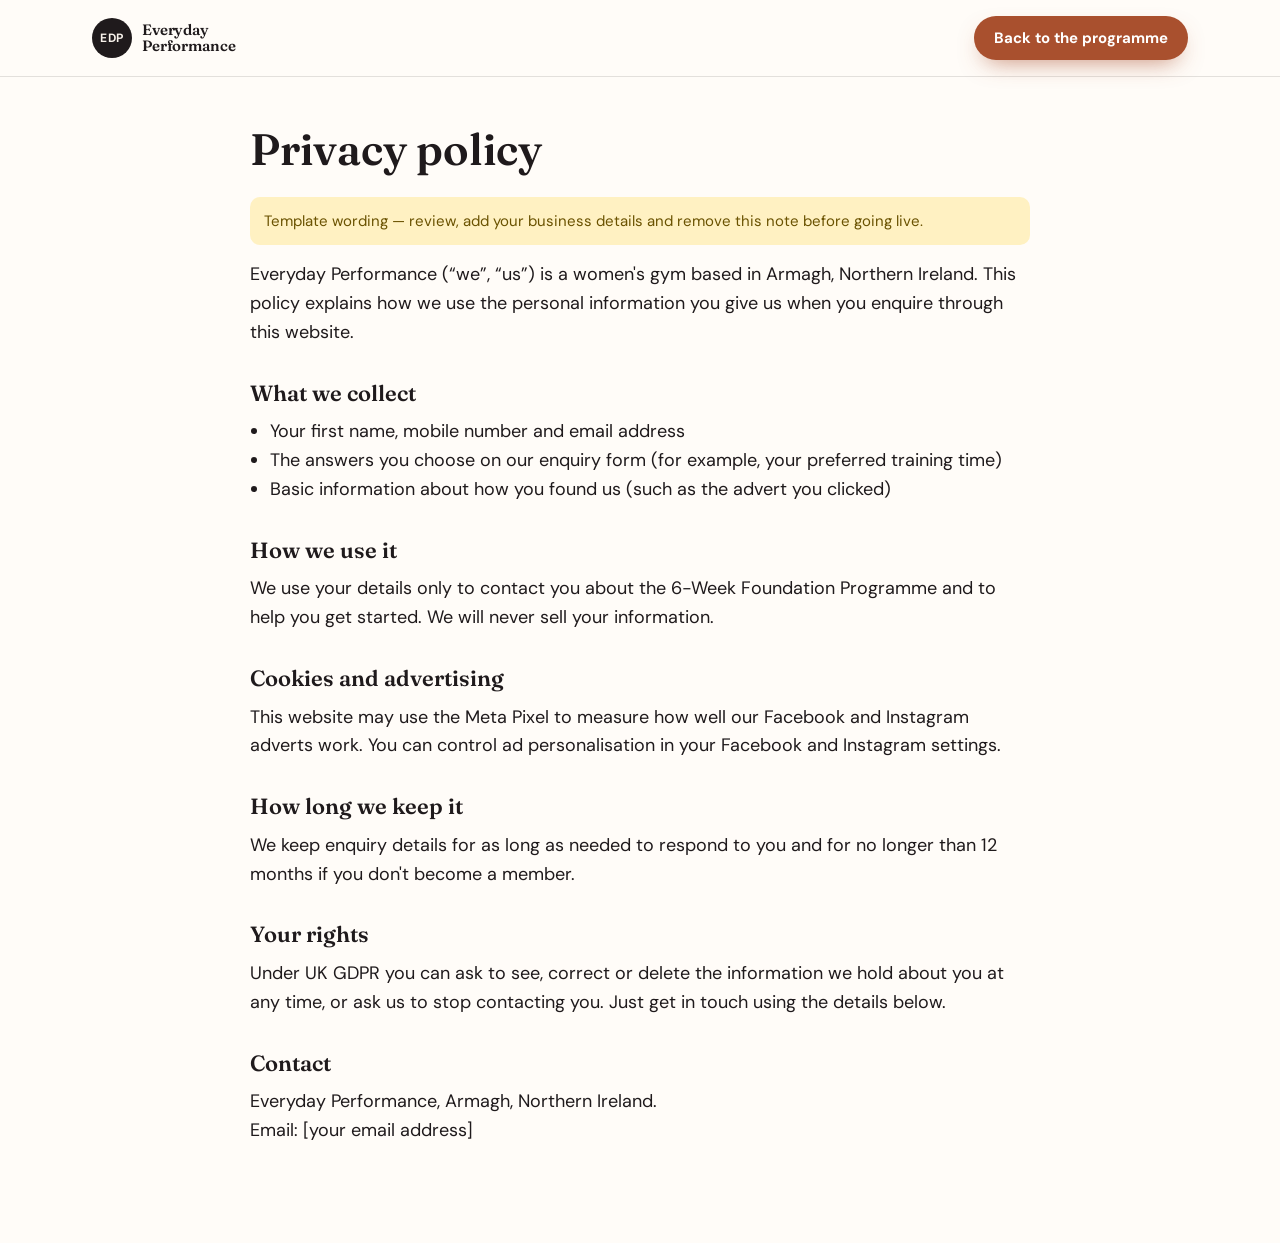
<file: privacy.html>
<!doctype html>
<html lang="en-GB">
<head>
  <meta charset="utf-8">
  <meta name="viewport" content="width=device-width, initial-scale=1">
  <title>Privacy policy | Everyday Performance</title>
  <meta name="robots" content="noindex">
  <link rel="preconnect" href="https://fonts.googleapis.com">
  <link rel="preconnect" href="https://fonts.gstatic.com" crossorigin>
  <link href="https://fonts.googleapis.com/css2?family=Fraunces:opsz,wght@9..144,600&family=DM+Sans:wght@400;600;700&display=swap" rel="stylesheet">
  <link rel="stylesheet" href="styles.css">
  <style>
    body { padding-bottom: 0; }
    .policy { padding: 48px 0 80px; }
    .policy h1 { font: 600 clamp(32px, 7vw, 44px)/1.1 var(--font-display); margin-bottom: 24px; }
    .policy h2 { font: 600 22px/1.3 var(--font-display); margin: 32px 0 10px; }
    .policy ul { padding-left: 20px; margin-bottom: 1em; }
    .policy .note { background: #FFF1C2; color: #6A5200; padding: 12px 14px; border-radius: 10px; font-size: 15px; }
  </style>
</head>
<body>
  <header class="site-header">
    <div class="container site-header__inner">
      <a class="logo" href="index.html"><span class="logo__mark" aria-hidden="true">EDP</span><span class="logo__text">Everyday<br>Performance</span></a>
      <a class="btn btn--sm btn--primary" href="index.html#enquire">Back to the programme</a>
    </div>
  </header>
  <main class="container narrow policy">
    <h1>Privacy policy</h1>
    <!-- EDIT: have this reviewed and completed before launch. -->
    <p class="note">Template wording &mdash; review, add your business details and remove this note before going live.</p>

    <p>Everyday Performance (&ldquo;we&rdquo;, &ldquo;us&rdquo;) is a women's gym based in Armagh, Northern Ireland. This policy explains how we use the personal information you give us when you enquire through this website.</p>

    <h2>What we collect</h2>
    <ul>
      <li>Your first name, mobile number and email address</li>
      <li>The answers you choose on our enquiry form (for example, your preferred training time)</li>
      <li>Basic information about how you found us (such as the advert you clicked)</li>
    </ul>

    <h2>How we use it</h2>
    <p>We use your details only to contact you about the 6-Week Foundation Programme and to help you get started. We will never sell your information.</p>

    <h2>Cookies and advertising</h2>
    <p>This website may use the Meta Pixel to measure how well our Facebook and Instagram adverts work. You can control ad personalisation in your Facebook and Instagram settings.</p>

    <h2>How long we keep it</h2>
    <p>We keep enquiry details for as long as needed to respond to you and for no longer than 12 months if you don't become a member.</p>

    <h2>Your rights</h2>
    <p>Under UK GDPR you can ask to see, correct or delete the information we hold about you at any time, or ask us to stop contacting you. Just get in touch using the details below.</p>

    <h2>Contact</h2>
    <p>Everyday Performance, Armagh, Northern Ireland.<br>Email: <!-- EDIT --> [your email address]</p>
  </main>
</body>
</html>
</file>
<file: styles.css>
/* =========================================================
   Everyday Performance — 6-Week Foundation Programme
   Mobile-first landing page styles
   ========================================================= */

:root {
  --ink: #1F1A1C;
  --ink-2: #3A3236;
  --muted: #6B6064;
  --cream: #F7F1EA;
  --paper: #FFFCF8;
  --blush: #F1DED3;
  --clay: #A9502E;        /* primary CTA — passes AA with white text */
  --clay-dark: #8C4024;
  --clay-soft: #E7B79F;
  --sage: #56634F;
  --sage-soft: #DCE3D5;
  --line: rgba(31, 26, 28, .12);

  --radius: 18px;
  --radius-sm: 12px;
  --shadow: 0 18px 40px -18px rgba(31, 26, 28, .35);
  --shadow-sm: 0 6px 18px -8px rgba(31, 26, 28, .25);

  --font-display: "Fraunces", Georgia, "Times New Roman", serif;
  --font-body: "DM Sans", system-ui, -apple-system, "Segoe UI", Roboto, sans-serif;

  --gutter: 20px;
  --section-y: 64px;
}

*, *::before, *::after { box-sizing: border-box; }

html { scroll-behavior: smooth; -webkit-text-size-adjust: 100%; }
@media (prefers-reduced-motion: reduce) { html { scroll-behavior: auto; } }

body {
  margin: 0;
  font-family: var(--font-body);
  font-size: 17px;
  line-height: 1.6;
  color: var(--ink);
  background: var(--paper);
  -webkit-font-smoothing: antialiased;
  text-rendering: optimizeLegibility;
  padding-bottom: 76px; /* room for sticky CTA on mobile */
}

img { max-width: 100%; display: block; }
a { color: inherit; }
h1, h2, h3 { margin: 0; }
p { margin: 0 0 1em; }
ul, ol { margin: 0; padding: 0; }
[hidden] { display: none !important; }

.skip-link {
  position: absolute; left: -9999px; top: 8px; z-index: 100;
  background: var(--ink); color: #fff; padding: 10px 16px; border-radius: 8px;
}
.skip-link:focus { left: 8px; }

:focus-visible { outline: 3px solid var(--clay); outline-offset: 3px; border-radius: 6px; }

.container { width: 100%; max-width: 1160px; margin: 0 auto; padding: 0 var(--gutter); }
.narrow { max-width: 780px; }
.center { text-align: center; }

/* ---------- Type ---------- */
.eyebrow {
  font-size: 13px; font-weight: 700; letter-spacing: .12em; text-transform: uppercase;
  color: var(--clay); margin-bottom: 14px;
}
.eyebrow--center { text-align: center; }
.eyebrow--light { color: var(--clay-soft); }

.h2 {
  font-family: var(--font-display);
  font-weight: 600;
  font-size: clamp(28px, 7vw, 44px);
  line-height: 1.12;
  letter-spacing: -.01em;
  margin-bottom: 18px;
}
.h2 em, .hero__title em { font-style: italic; color: var(--clay); }
.section--ink .h2 em, .section--sage .h2 em { color: var(--clay-soft); }

.lede { font-size: 18px; color: var(--ink-2); }
.section--ink .lede { color: rgba(255,255,255,.8); }

.microcopy { font-size: 14px; color: var(--muted); margin: 10px 0 0; }

/* ---------- Buttons ---------- */
.btn {
  --bg: var(--ink); --fg: #fff;
  display: inline-flex; align-items: center; justify-content: center; gap: 10px;
  min-height: 48px; padding: 12px 22px;
  border: 0; border-radius: 999px;
  background: var(--bg); color: var(--fg);
  font: 700 16px/1.2 var(--font-body);
  text-decoration: none; text-align: center; cursor: pointer;
  transition: transform .15s ease, background-color .15s ease, box-shadow .15s ease;
  -webkit-tap-highlight-color: transparent;
}
.btn:hover { transform: translateY(-1px); }
.btn:active { transform: translateY(1px); }
.btn--primary { --bg: var(--clay); box-shadow: 0 10px 24px -10px rgba(169, 80, 46, .7); }
.btn--primary:hover { --bg: var(--clay-dark); }
.btn--lg { min-height: 58px; padding: 16px 28px; font-size: 17px; }
.btn--sm { min-height: 40px; padding: 8px 16px; font-size: 14px; }
.btn--block { display: flex; width: 100%; }

/* ---------- Announcement + header ---------- */
.announce {
  display: flex; align-items: center; justify-content: center; gap: 10px;
  background: var(--ink); color: #F3E9E1;
  font-size: 13px; padding: 9px 16px; text-align: center; line-height: 1.35;
}
.announce strong { color: #fff; }
.announce__dot {
  flex: none; width: 8px; height: 8px; border-radius: 50%; background: #E9875F;
  box-shadow: 0 0 0 0 rgba(233,135,95,.7); animation: pulse 2s infinite;
}
@keyframes pulse {
  70% { box-shadow: 0 0 0 8px rgba(233,135,95,0); }
  100% { box-shadow: 0 0 0 0 rgba(233,135,95,0); }
}
@media (prefers-reduced-motion: reduce) { .announce__dot { animation: none; } }

.site-header {
  position: sticky; top: 0; z-index: 50;
  background: rgba(255, 252, 248, .92);
  -webkit-backdrop-filter: saturate(1.4) blur(10px);
  backdrop-filter: saturate(1.4) blur(10px);
  border-bottom: 1px solid var(--line);
}
.site-header__inner { display: flex; align-items: center; justify-content: space-between; height: 64px; }

.logo { display: inline-flex; align-items: center; gap: 10px; text-decoration: none; margin: 0; }
.logo__mark {
  display: grid; place-items: center; width: 40px; height: 40px; border-radius: 50%;
  background: var(--ink); color: var(--cream);
  font: 700 12px/1 var(--font-body); letter-spacing: .08em;
}
.logo__text { font: 600 15px/1.05 var(--font-display); letter-spacing: -.01em; }

/* ---------- Hero ---------- */
.hero {
  position: relative; overflow: hidden;
  background:
    radial-gradient(120% 70% at 100% 0%, var(--blush) 0%, transparent 60%),
    var(--paper);
  padding: 36px 0 48px;
}
.hero__grid { display: grid; gap: 36px; }
.hero__title {
  font-family: var(--font-display);
  font-weight: 600;
  font-size: clamp(36px, 10vw, 64px);
  line-height: 1.04;
  letter-spacing: -.02em;
  margin-bottom: 18px;
}
.hero__lede { font-size: 18px; color: var(--ink-2); margin-bottom: 20px; }
.hero__points { list-style: none; display: grid; gap: 10px; margin-bottom: 28px; }
.hero__points li { display: flex; gap: 10px; align-items: flex-start; font-weight: 500; }
.hero__points svg, .form-reassure svg {
  flex: none; width: 22px; height: 22px; padding: 3px; margin-top: 2px;
  border-radius: 50%; background: var(--sage-soft);
  fill: none; stroke: var(--sage); stroke-width: 2.4; stroke-linecap: round; stroke-linejoin: round;
}
.hero__cta .btn { width: 100%; }

.hero__media { position: relative; }
.hero__badge {
  position: absolute; left: 14px; bottom: -18px;
  display: flex; align-items: center; gap: 12px;
  background: #fff; border-radius: 16px; padding: 12px 16px 12px 12px; box-shadow: var(--shadow);
}
.hero__badge-num {
  display: grid; place-items: center; width: 48px; height: 48px; border-radius: 12px;
  background: var(--clay); color: #fff; font: 700 26px/1 var(--font-display);
}
.hero__badge-text { font-size: 14px; font-weight: 600; line-height: 1.25; }
.hero__badge-text em { font-family: var(--font-display); color: var(--clay); }

/* ---------- Photo slots (show real image if present, designed fallback if not) ---------- */
.photo {
  position: relative; overflow: hidden; border-radius: var(--radius);
  background: var(--blush);
  box-shadow: var(--shadow);
}
.photo--hero { aspect-ratio: 4 / 3; width: 100%; }
.photo--square { aspect-ratio: 1 / 1; }
.photo--portrait { aspect-ratio: 4 / 5; }
.photo__fallback {
  position: absolute; inset: 0; z-index: -1;
  background:
    radial-gradient(60% 50% at 30% 30%, rgba(255,255,255,.55), transparent 70%),
    linear-gradient(160deg, #EBC8B5 0%, #D99877 55%, #A9502E 100%);
}
.photo__fallback--sage { background: radial-gradient(60% 50% at 70% 30%, rgba(255,255,255,.5), transparent 70%), linear-gradient(160deg, #E4E9DF, #9AAA90 60%, #56634F); }
.photo__fallback--clay { background: radial-gradient(60% 50% at 30% 25%, rgba(255,255,255,.45), transparent 70%), linear-gradient(170deg, #F1DED3, #C9805D 65%, #8C4024); }
.photo__ring {
  position: absolute; width: 70%; aspect-ratio: 1; border-radius: 50%;
  border: 1.5px solid rgba(255,255,255,.55); right: -18%; bottom: -12%;
}
.photo__ring--2 { width: 46%; left: -10%; top: 8%; right: auto; bottom: auto; border-color: rgba(255,255,255,.4); }
/* Keep fallback behind the background image: the photo creates the stacking context */
.photo { isolation: isolate; }
.photo::before { content: ""; position: absolute; inset: 0; background: var(--img, none) center / cover no-repeat; z-index: 0; }

/* ---------- Trust strip ---------- */
.trust { background: var(--ink); color: #fff; padding: 20px 0; }
.trust__row { display: grid; grid-template-columns: repeat(2, 1fr); gap: 14px 10px; }
.trust__item { text-align: center; line-height: 1.25; }
.trust__item strong { display: block; font: 600 19px/1.2 var(--font-display); color: var(--clay-soft); }
.trust__item span { font-size: 13px; color: rgba(255,255,255,.75); }

/* ---------- Sections ---------- */
.section { padding: var(--section-y) 0; }
.section--cream { background: var(--cream); }
.section--blush { background: var(--blush); }
.section--ink { background: var(--ink); color: #fff; }
.section--sage { background: var(--sage); color: #fff; }
.section-head { margin-bottom: 32px; max-width: 680px; }
.section-head--center { margin-left: auto; margin-right: auto; text-align: center; }

/* Checklist */
.checklist { list-style: none; display: grid; gap: 12px; margin: 28px 0; }
.checklist li {
  position: relative; background: #fff; border-radius: var(--radius-sm);
  padding: 16px 16px 16px 52px; box-shadow: var(--shadow-sm); font-weight: 500;
}
.checklist li::before {
  content: ""; position: absolute; left: 16px; top: 17px; width: 22px; height: 22px; border-radius: 50%;
  background: var(--clay) url("data:image/svg+xml,%3Csvg xmlns='http://www.w3.org/2000/svg' viewBox='0 0 20 20' fill='none' stroke='white' stroke-width='2.6' stroke-linecap='round' stroke-linejoin='round'%3E%3Cpath d='M5 10.5l3.5 3.5L15 7'/%3E%3C/svg%3E") center / 16px no-repeat;
}
.callout {
  font-family: var(--font-display); font-size: 21px; line-height: 1.4; text-align: center;
  margin: 0; color: var(--ink-2);
}
.callout strong { color: var(--clay); font-weight: 600; }

/* Reframe */
.reframe { display: grid; gap: 14px; margin-top: 32px; }
.reframe__col { border-radius: var(--radius); padding: 22px; }
.reframe__col h3 { font: 600 21px/1.2 var(--font-display); margin-bottom: 12px; }
.reframe__col ul { list-style: none; display: grid; gap: 9px; }
.reframe__col li { position: relative; padding-left: 28px; }
.reframe__col li::before { position: absolute; left: 0; top: 0; font-weight: 700; }
.reframe__col--old { background: rgba(255,255,255,.06); border: 1px solid rgba(255,255,255,.14); color: rgba(255,255,255,.7); }
.reframe__col--old li::before { content: "\2715"; color: rgba(255,255,255,.45); }
.reframe__col--new { background: var(--paper); color: var(--ink); }
.reframe__col--new h3 { color: var(--clay); }
.reframe__col--new li::before { content: "\2713"; color: var(--sage); }

/* Features */
.features { display: grid; gap: 16px; }
.feature {
  background: #fff; border: 1px solid var(--line); border-radius: var(--radius); padding: 24px;
}
.feature__icon {
  width: 52px; height: 52px; border-radius: 14px; background: var(--blush); display: grid; place-items: center; margin-bottom: 16px;
}
.feature__icon svg { width: 28px; height: 28px; fill: none; stroke: var(--clay); stroke-width: 2; stroke-linecap: round; stroke-linejoin: round; }
.feature h3 { font: 600 20px/1.25 var(--font-display); margin-bottom: 8px; }
.feature p { margin: 0; color: var(--ink-2); font-size: 16px; }
.inline-cta { margin-top: 36px; text-align: center; }
.inline-cta .btn { width: 100%; max-width: 420px; }

/* Journey */
.journey { list-style: none; display: grid; gap: 14px; counter-reset: step; }
.journey__step {
  position: relative; background: var(--paper); border-radius: var(--radius); padding: 24px 24px 24px 24px;
  box-shadow: var(--shadow-sm);
}
.journey__weeks {
  display: inline-block; font-size: 13px; font-weight: 700; letter-spacing: .08em; text-transform: uppercase;
  color: #fff; background: var(--ink); padding: 5px 12px; border-radius: 999px; margin-bottom: 14px;
}
.journey__step h3 { font: 600 24px/1.2 var(--font-display); margin-bottom: 8px; }
.journey__step p { margin: 0; color: var(--ink-2); }

/* Outcomes */
.outcomes { display: grid; gap: 36px; align-items: center; }
.outcome-list { list-style: none; display: grid; gap: 14px; margin: 8px 0 28px; }
.outcome-list li { position: relative; padding-left: 34px; color: var(--ink-2); }
.outcome-list li::before {
  content: ""; position: absolute; left: 0; top: 4px; width: 20px; height: 20px; border-radius: 6px;
  background: var(--sage-soft) url("data:image/svg+xml,%3Csvg xmlns='http://www.w3.org/2000/svg' viewBox='0 0 20 20' fill='none' stroke='%2356634F' stroke-width='2.6' stroke-linecap='round' stroke-linejoin='round'%3E%3Cpath d='M5 10.5l3.5 3.5L15 7'/%3E%3C/svg%3E") center / 15px no-repeat;
}
.outcome-list strong { color: var(--ink); }
.pullquote {
  margin: 0; padding: 20px 22px; border-left: 4px solid var(--clay); background: var(--cream);
  border-radius: 0 var(--radius-sm) var(--radius-sm) 0;
  font: italic 500 21px/1.35 var(--font-display); color: var(--ink);
}

/* Testimonials */
.testimonials { display: grid; gap: 16px; }
.tcard {
  position: relative; margin: 0; background: #fff; border-radius: var(--radius); padding: 24px; box-shadow: var(--shadow-sm);
  display: flex; flex-direction: column;
}
.tcard__stars { color: #D9893F; letter-spacing: 3px; font-size: 17px; margin-bottom: 10px; }
.tcard blockquote { margin: 0 0 20px; font-size: 17px; color: var(--ink-2); flex: 1; }
.tcard figcaption { display: flex; align-items: center; gap: 12px; font-size: 14px; color: var(--muted); line-height: 1.35; }
.tcard figcaption strong { color: var(--ink); font-size: 15px; }
.tcard__avatar {
  flex: none; width: 44px; height: 44px; border-radius: 50%; display: grid; place-items: center;
  background: var(--sage-soft); color: var(--sage); font: 700 18px/1 var(--font-display);
}
/* Visible label while placeholder quotes are in use — remove .is-sample once real reviews are added */
.testimonials.is-sample .tcard::before {
  content: "Sample \2014 replace with real review"; align-self: flex-start; margin-bottom: 12px;
  font-size: 11px; font-weight: 700; letter-spacing: .04em; text-transform: uppercase;
  background: #FFF1C2; color: #6A5200; padding: 3px 8px; border-radius: 6px;
}

/* Fit */
.fit { display: grid; gap: 18px; }
.fit__list { list-style: none; display: grid; gap: 12px; }
.fit__list li { position: relative; padding-left: 36px; font-weight: 500; }
.fit__list li::before {
  content: ""; position: absolute; left: 0; top: 2px; width: 24px; height: 24px; border-radius: 50%;
}
.fit__list--yes li::before {
  background: var(--sage) url("data:image/svg+xml,%3Csvg xmlns='http://www.w3.org/2000/svg' viewBox='0 0 20 20' fill='none' stroke='white' stroke-width='2.6' stroke-linecap='round' stroke-linejoin='round'%3E%3Cpath d='M5 10.5l3.5 3.5L15 7'/%3E%3C/svg%3E") center / 16px no-repeat;
}
.fit__list--no li { color: var(--muted); }
.fit__list--no li::before {
  background: #E9E2DD url("data:image/svg+xml,%3Csvg xmlns='http://www.w3.org/2000/svg' viewBox='0 0 20 20' fill='none' stroke='%236B6064' stroke-width='2.4' stroke-linecap='round'%3E%3Cpath d='M6.5 6.5l7 7M13.5 6.5l-7 7'/%3E%3C/svg%3E") center / 15px no-repeat;
}
.fit__not { background: var(--cream); border-radius: var(--radius); padding: 22px; }
.fit__not h3 { font: 600 19px/1.3 var(--font-display); margin-bottom: 12px; }

/* Coach */
.coach { display: grid; gap: 32px; align-items: center; }
.coach__copy p { color: rgba(255,255,255,.88); }
.coach__tags { list-style: none; display: flex; flex-wrap: wrap; gap: 8px; margin-top: 18px; }
.coach__tags li {
  font-size: 14px; font-weight: 600; padding: 7px 14px; border-radius: 999px;
  background: rgba(255,255,255,.14); border: 1px solid rgba(255,255,255,.25);
}

/* Offer */
.offer {
  position: relative; background: #fff; border-radius: 24px; padding: 40px 22px 28px;
  box-shadow: var(--shadow); border: 2px solid var(--clay);
}
.offer__flag {
  position: absolute; top: 0; left: 50%; transform: translate(-50%, -50%); margin: 0; white-space: nowrap;
  background: var(--clay); color: #fff; font-size: 12px; font-weight: 700; letter-spacing: .1em; text-transform: uppercase;
  padding: 7px 14px; border-radius: 999px;
}
.offer__sub { color: var(--ink-2); }
.offer__list { list-style: none; display: grid; gap: 10px; margin: 24px 0; padding: 20px; background: var(--cream); border-radius: var(--radius-sm); }
.offer__list li { position: relative; padding-left: 32px; font-weight: 500; }
.offer__list li::before {
  content: ""; position: absolute; left: 0; top: 3px; width: 22px; height: 22px; border-radius: 50%;
  background: var(--clay) url("data:image/svg+xml,%3Csvg xmlns='http://www.w3.org/2000/svg' viewBox='0 0 20 20' fill='none' stroke='white' stroke-width='2.6' stroke-linecap='round' stroke-linejoin='round'%3E%3Cpath d='M5 10.5l3.5 3.5L15 7'/%3E%3C/svg%3E") center / 15px no-repeat;
}
.offer__price { display: flex; flex-direction: column; align-items: center; margin-bottom: 20px; }
.offer__amount { font: 700 52px/1 var(--font-display); letter-spacing: -.02em; }
.offer__per { color: var(--muted); font-size: 15px; margin-top: 6px; }

/* Form */
.form-wrap { display: grid; gap: 32px; }
.form-intro p { color: rgba(255,255,255,.82); }
.steps { list-style: none; display: grid; gap: 12px; margin-top: 22px; }
.steps li { display: flex; align-items: center; gap: 12px; font-weight: 500; }
.steps span {
  flex: none; width: 32px; height: 32px; border-radius: 50%; display: grid; place-items: center;
  background: var(--clay); color: #fff; font-weight: 700; font-size: 15px;
}

.lead-form {
  background: var(--paper); color: var(--ink); border-radius: 22px; padding: 24px 20px; box-shadow: 0 30px 60px -30px rgba(0,0,0,.6);
}
.field { margin: 0 0 16px; border: 0; padding: 0; min-width: 0; }
.field label, .field legend { display: block; font-weight: 600; font-size: 15px; margin-bottom: 6px; padding: 0; }
.optional { font-weight: 400; color: var(--muted); }
.field input, .field select {
  width: 100%; min-height: 52px; padding: 12px 14px;
  font: 400 17px/1.3 var(--font-body); color: var(--ink);
  background: #fff; border: 1.5px solid #D6CCC6; border-radius: var(--radius-sm);
  transition: border-color .15s, box-shadow .15s;
  -webkit-appearance: none; appearance: none;
}
.field select {
  background: #fff url("data:image/svg+xml,%3Csvg xmlns='http://www.w3.org/2000/svg' viewBox='0 0 20 20' fill='none' stroke='%231F1A1C' stroke-width='2' stroke-linecap='round' stroke-linejoin='round'%3E%3Cpath d='M5 8l5 5 5-5'/%3E%3C/svg%3E") right 14px center / 18px no-repeat;
  padding-right: 42px;
}
.field input:focus, .field select:focus { outline: none; border-color: var(--clay); box-shadow: 0 0 0 4px rgba(169,80,46,.15); }
.field input[aria-invalid="true"] { border-color: #B3261E; }
.field__error { color: #B3261E; font-size: 14px; margin: 6px 0 0; min-height: 0; }
.field__error:empty { display: none; }

.choices { display: grid; gap: 8px; }
.choice { position: relative; display: block; cursor: pointer; margin: 0; }
.choice input { position: absolute; opacity: 0; width: 1px; height: 1px; }
.choice span {
  display: flex; align-items: center; gap: 12px; min-height: 50px; padding: 12px 14px;
  background: #fff; border: 1.5px solid #D6CCC6; border-radius: var(--radius-sm); font-weight: 500; font-size: 16px;
  transition: border-color .15s, background-color .15s;
}
.choice span::before {
  content: ""; flex: none; width: 20px; height: 20px; border-radius: 50%; border: 2px solid #C1B5AE; background: #fff;
  transition: border-color .15s, box-shadow .15s;
}
.choice input:checked + span { border-color: var(--clay); background: #FBF0EA; }
.choice input:checked + span::before { border-color: var(--clay); box-shadow: inset 0 0 0 4px #fff; background: var(--clay); }
.choice input:focus-visible + span { box-shadow: 0 0 0 4px rgba(169,80,46,.25); }

.consent { display: flex; gap: 12px; align-items: flex-start; font-size: 14px; color: var(--ink-2); line-height: 1.45; margin: 6px 0 4px; cursor: pointer; }
.consent input { flex: none; width: 22px; height: 22px; margin: 1px 0 0; accent-color: var(--clay); }
.consent a { color: var(--clay); }
#f-consent-err { margin-bottom: 8px; }

.hp { position: absolute; left: -9999px; width: 1px; height: 1px; overflow: hidden; }

.lead-form button[type="submit"] { margin-top: 18px; }
.btn__spinner { display: none; width: 20px; height: 20px; border-radius: 50%; border: 2.5px solid rgba(255,255,255,.4); border-top-color: #fff; animation: spin .8s linear infinite; }
.is-loading .btn__spinner { display: inline-block; }
.is-loading button[type="submit"] { pointer-events: none; opacity: .85; }
@keyframes spin { to { transform: rotate(360deg); } }

.form-reassure { display: flex; align-items: center; justify-content: center; gap: 8px; font-size: 14px; color: var(--muted); margin: 14px 0 0; }
.form-reassure svg { margin: 0; }
.form-error { color: #B3261E; background: #FCEBEA; border-radius: 10px; padding: 12px 14px; font-size: 15px; margin: 14px 0 0; }

.lead-form__success { text-align: center; padding: 20px 4px; outline: none; }
.success__icon svg { width: 72px; height: 72px; margin: 0 auto 16px; fill: var(--sage-soft); stroke: var(--sage); stroke-width: 3; stroke-linecap: round; stroke-linejoin: round; }
.lead-form__success h3 { font: 600 28px/1.2 var(--font-display); margin-bottom: 12px; }
.lead-form__success p { color: var(--ink-2); }
.success__small { font-size: 15px; color: var(--muted) !important; margin: 0; }

/* FAQ */
.faq { display: grid; gap: 10px; }
.faq details { background: #fff; border: 1px solid var(--line); border-radius: var(--radius-sm); overflow: hidden; }
.faq details[open] { border-color: rgba(169,80,46,.4); box-shadow: var(--shadow-sm); }
.faq summary {
  list-style: none; cursor: pointer; padding: 18px 52px 18px 18px; position: relative;
  font-weight: 600; font-size: 17px; line-height: 1.35;
}
.faq summary::-webkit-details-marker { display: none; }
.faq summary::after {
  content: ""; position: absolute; right: 18px; top: 50%; width: 22px; height: 22px; margin-top: -11px;
  border-radius: 50%; background: var(--cream) url("data:image/svg+xml,%3Csvg xmlns='http://www.w3.org/2000/svg' viewBox='0 0 20 20' fill='none' stroke='%23A9502E' stroke-width='2.4' stroke-linecap='round'%3E%3Cpath d='M10 5v10M5 10h10'/%3E%3C/svg%3E") center / 14px no-repeat;
  transition: transform .2s ease;
}
.faq details[open] summary::after { transform: rotate(45deg); }
.faq details p { padding: 0 18px 18px; margin: 0; color: var(--ink-2); }

/* Final CTA */
.final-cta {
  padding: 72px 0; color: #fff;
  background:
    radial-gradient(90% 80% at 50% 0%, rgba(255,255,255,.12), transparent 60%),
    linear-gradient(160deg, #B9603B, #8C4024);
}
.final-cta .lede { color: rgba(255,255,255,.88); margin-bottom: 28px; }
.final-cta .btn { --bg: #fff; --fg: var(--clay-dark); box-shadow: 0 14px 30px -12px rgba(0,0,0,.4); width: 100%; max-width: 420px; }
.final-cta .btn:hover { --bg: var(--cream); }

/* Footer */
.site-footer { background: var(--ink); color: rgba(255,255,255,.75); padding: 40px 0 32px; font-size: 15px; }
.site-footer__inner { display: grid; gap: 22px; }
.logo--footer { color: #fff; }
.logo--footer .logo__mark { background: var(--cream); color: var(--ink); }
.site-footer__tag { margin: 10px 0 0; }
.site-footer address { font-style: normal; line-height: 1.6; }
.site-footer__legal { font-size: 13px; margin: 0; }
.site-footer a { color: #fff; }

/* Sticky mobile CTA */
.sticky-cta {
  position: fixed; left: 0; right: 0; bottom: 0; z-index: 60;
  padding: 12px var(--gutter) calc(12px + env(safe-area-inset-bottom));
  background: rgba(255,252,248,.95); border-top: 1px solid var(--line);
  -webkit-backdrop-filter: blur(10px); backdrop-filter: blur(10px);
  transform: translateY(110%); transition: transform .25s ease;
}
.sticky-cta.is-visible { transform: translateY(0); }
.sticky-cta .btn { min-height: 52px; }

/* Reveal on scroll */
.reveal { opacity: 0; transform: translateY(18px); transition: opacity .6s ease, transform .6s ease; }
.reveal.is-in { opacity: 1; transform: none; }
@media (prefers-reduced-motion: reduce) { .reveal { opacity: 1; transform: none; transition: none; } }

/* =========================================================
   Larger screens
   ========================================================= */
@media (min-width: 560px) {
  .trust__row { grid-template-columns: repeat(4, 1fr); }
  .hero__cta .btn { width: auto; }
  .features { grid-template-columns: repeat(2, 1fr); }
  .lead-form { padding: 32px 28px; }
  .offer { padding: 48px 40px 36px; }
}

@media (min-width: 900px) {
  :root { --gutter: 32px; --section-y: 104px; }
  body { font-size: 18px; padding-bottom: 0; }
  .sticky-cta { display: none; }

  .site-header__inner { height: 76px; }
  .btn--sm { min-height: 44px; padding: 10px 20px; font-size: 15px; }

  .hero { padding: 64px 0 96px; }
  .hero__grid { grid-template-columns: 1.1fr .9fr; gap: 64px; align-items: center; }
  .hero__lede { font-size: 20px; }
  .hero__badge { left: -28px; bottom: 36px; }
  .photo--hero { aspect-ratio: 4 / 5; max-height: 600px; }

  .features { grid-template-columns: repeat(3, 1fr); gap: 20px; }
  .feature { padding: 30px; }

  .reframe { grid-template-columns: 1fr 1fr; gap: 18px; }
  .reframe__col { padding: 30px; }

  .journey { grid-template-columns: repeat(3, 1fr); gap: 20px; }
  .journey__step { padding: 32px; }
  .journey__step:not(:last-child)::after {
    content: ""; position: absolute; top: 46px; right: -20px; width: 20px; height: 2px; background: var(--clay);
  }

  .outcomes { grid-template-columns: .9fr 1.1fr; gap: 72px; }
  .testimonials { grid-template-columns: repeat(3, 1fr); gap: 20px; }

  .fit { grid-template-columns: 1.2fr 1fr; gap: 28px; align-items: start; }

  .coach { grid-template-columns: .8fr 1.2fr; gap: 72px; }

  .form-wrap { grid-template-columns: .9fr 1.1fr; gap: 64px; align-items: start; }
  .form-intro { position: sticky; top: 120px; }
  .lead-form { padding: 40px; }

  .final-cta { padding: 112px 0; }

  .site-footer__inner { grid-template-columns: 1.4fr 1fr 1fr; align-items: end; }
  .site-footer__legal { text-align: right; }
}
</file>
